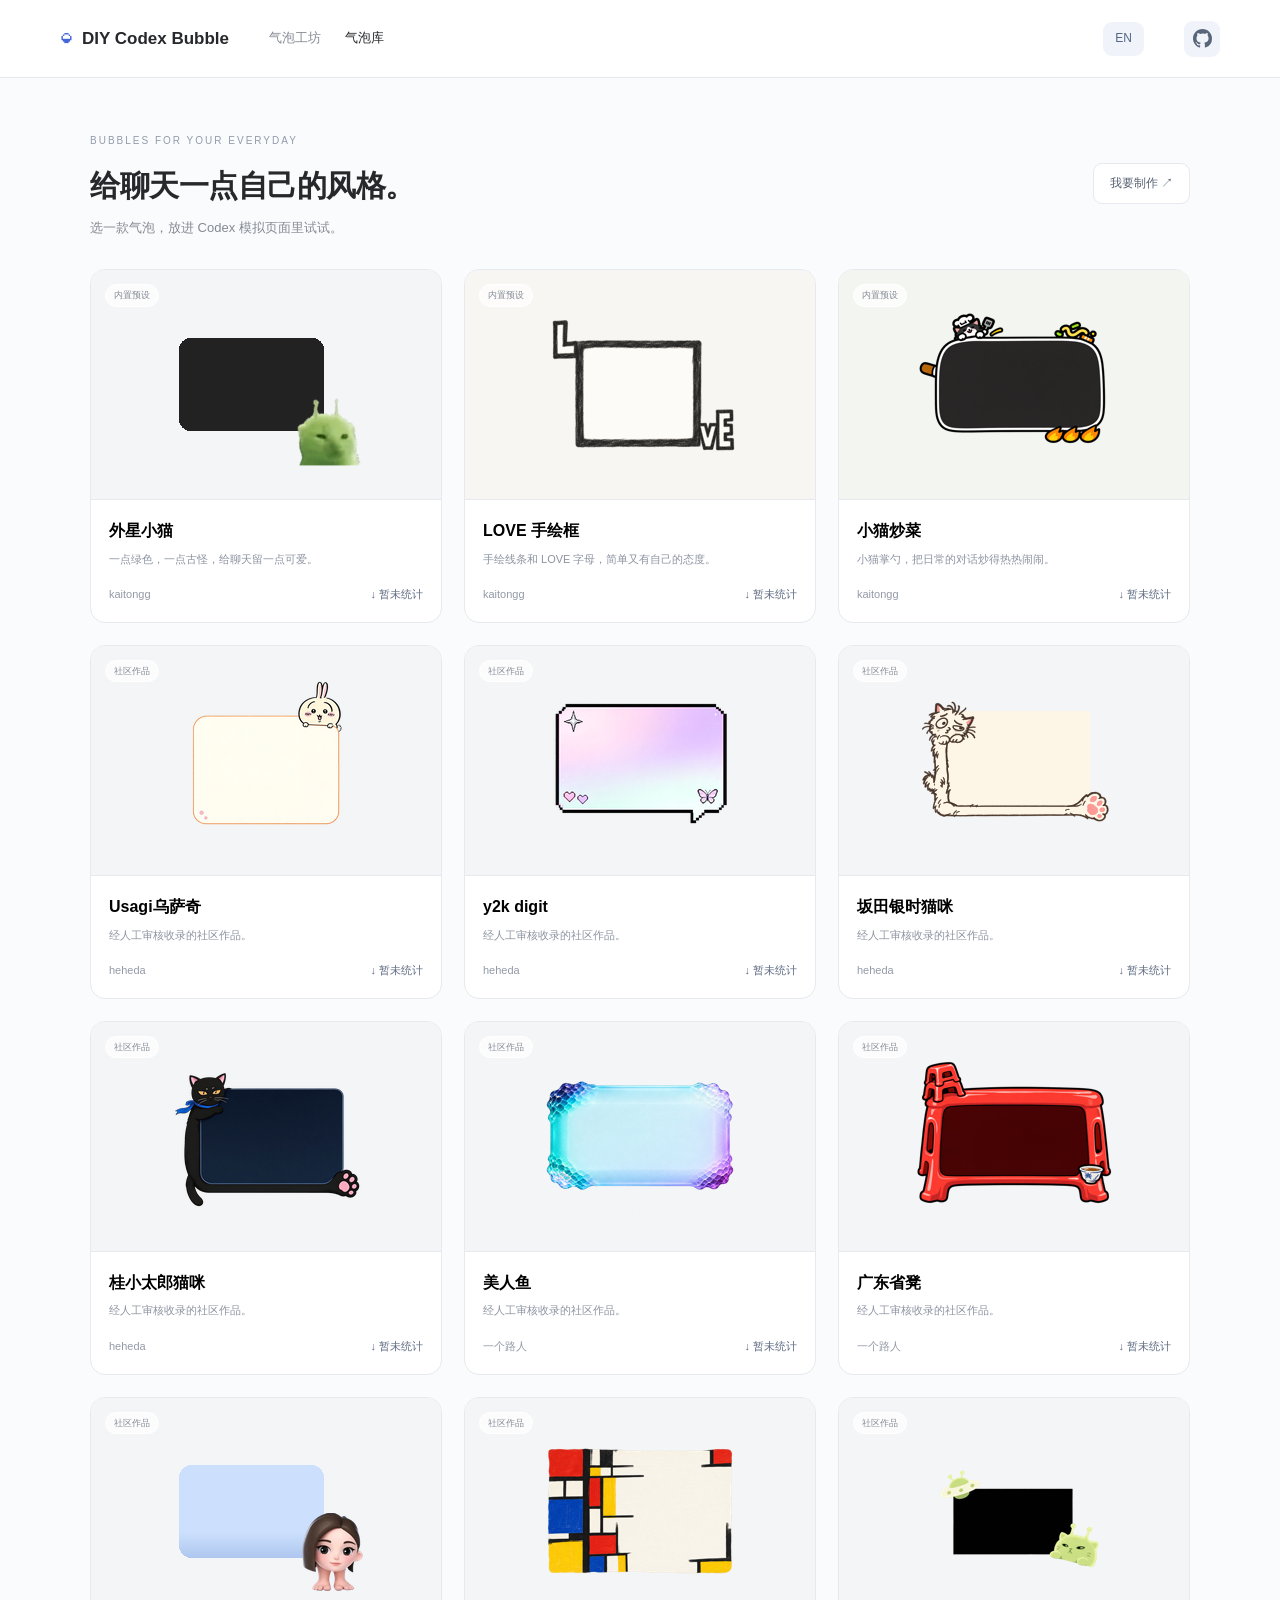
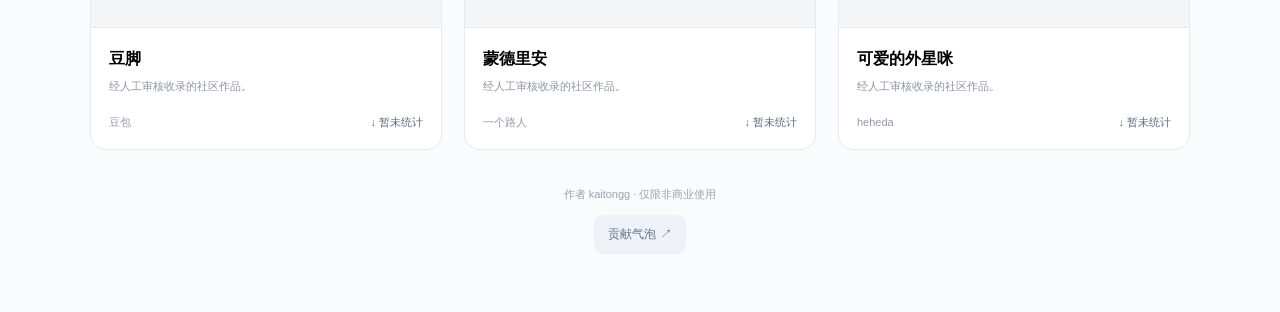
<file: index.html>
<!doctype html><html lang="zh-CN"><meta charset="utf-8"><meta name="viewport" content="width=device-width,initial-scale=1"><title>气泡库 · DIY Codex Bubble</title><link rel="stylesheet" href="./gallery.css?v=85e27046400c"><link rel="stylesheet" href="./codex-preview.css?v=f2cdcd2da22e"><body data-mode="static">
<header class="gallery-header"><a class="gallery-brand" href="workshop.html?v=97a690010c3b">◒ <strong>DIY Codex Bubble</strong></a><nav><a href="workshop.html?v=97a690010c3b">气泡工坊</a><span>气泡库</span></nav><button id="language" class="language-button">EN</button><a class="github-link" href="https://github.com/kaitongg-bit/DIYcodex-bubble" target="_blank" rel="noopener noreferrer" aria-label="GitHub repository / 项目仓库" title="GitHub repository / 项目仓库"><svg viewBox="0 0 16 16" aria-hidden="true"><path fill="currentColor" d="M8 0C3.58 0 0 3.58 0 8c0 3.54 2.29 6.53 5.47 7.59.4.07.55-.17.55-.38 0-.19-.01-.82-.01-1.49-2.01.37-2.53-.49-2.69-.94-.09-.23-.48-.94-.82-1.13-.28-.15-.68-.52-.01-.53.63-.01 1.08.58 1.23.82.72 1.21 1.87.87 2.33.66.07-.52.28-.87.51-1.07-1.78-.2-3.64-.89-3.64-3.95 0-.87.31-1.59.82-2.15-.08-.2-.36-1.02.08-2.12 0 0 .67-.21 2.2.82a7.65 7.65 0 0 1 2-.27c.68 0 1.36.09 2 .27 1.53-1.04 2.2-.82 2.2-.82.44 1.1.16 1.92.08 2.12.51.56.82 1.27.82 2.15 0 3.07-1.87 3.75-3.65 3.95.29.25.54.73.54 1.48 0 1.07-.01 1.93-.01 2.2 0 .21.15.46.55.38A8.013 8.013 0 0 0 16 8c0-4.42-3.58-8-8-8z"/></svg></a></header>
<main class="gallery-main"><section class="gallery-intro"><div><small>BUBBLES FOR YOUR EVERYDAY</small><h1>给聊天一点自己的风格。</h1><p>选一款气泡，放进 Codex 模拟页面里试试。</p></div><button id="upload" class="upload-button">我要制作 ↗</button></section><div id="cards" class="preset-grid"></div><p class="gallery-license">作者 kaitongg · 仅限非商业使用</p><p class="gallery-submission"><a href="https://github.com/kaitongg-bit/DIYcodex-bubble/blob/main/COMMUNITY.md#手动投稿" target="_blank" rel="noopener">投稿说明 · 作者手动审核收录 ↗</a></p></main>
<dialog id="detail" class="detail-dialog"><div class="detail-top"><div><span id="detailKind" class="detail-kind"></span><h2 id="detailName"></h2><p id="detailMeta"></p></div><button id="closeDetail" class="close-detail" aria-label="关闭预览">×</button></div><div id="desktopPreview"></div><div class="detail-bottom"><p id="detailDescription"></p><div><span id="detailDownloads" class="download-count"></span><button id="workshop" class="secondary-button" hidden>在工坊调整</button><button id="downloadConfig" class="secondary-button">下载设置</button><button id="download" class="download-button">下载 PNG + 设置 ↓</button></div></div><small id="downloadHint" class="detail-hint">下载会包含 PNG 和 .bubble.json 设置文件。</small></dialog>
<input id="pngInput" type="file" accept="image/png" hidden><div id="galleryToast" class="gallery-toast" role="status" hidden></div><script type="module" src="./gallery.js?v=34df09ed3004"></script></body></html>
</file>
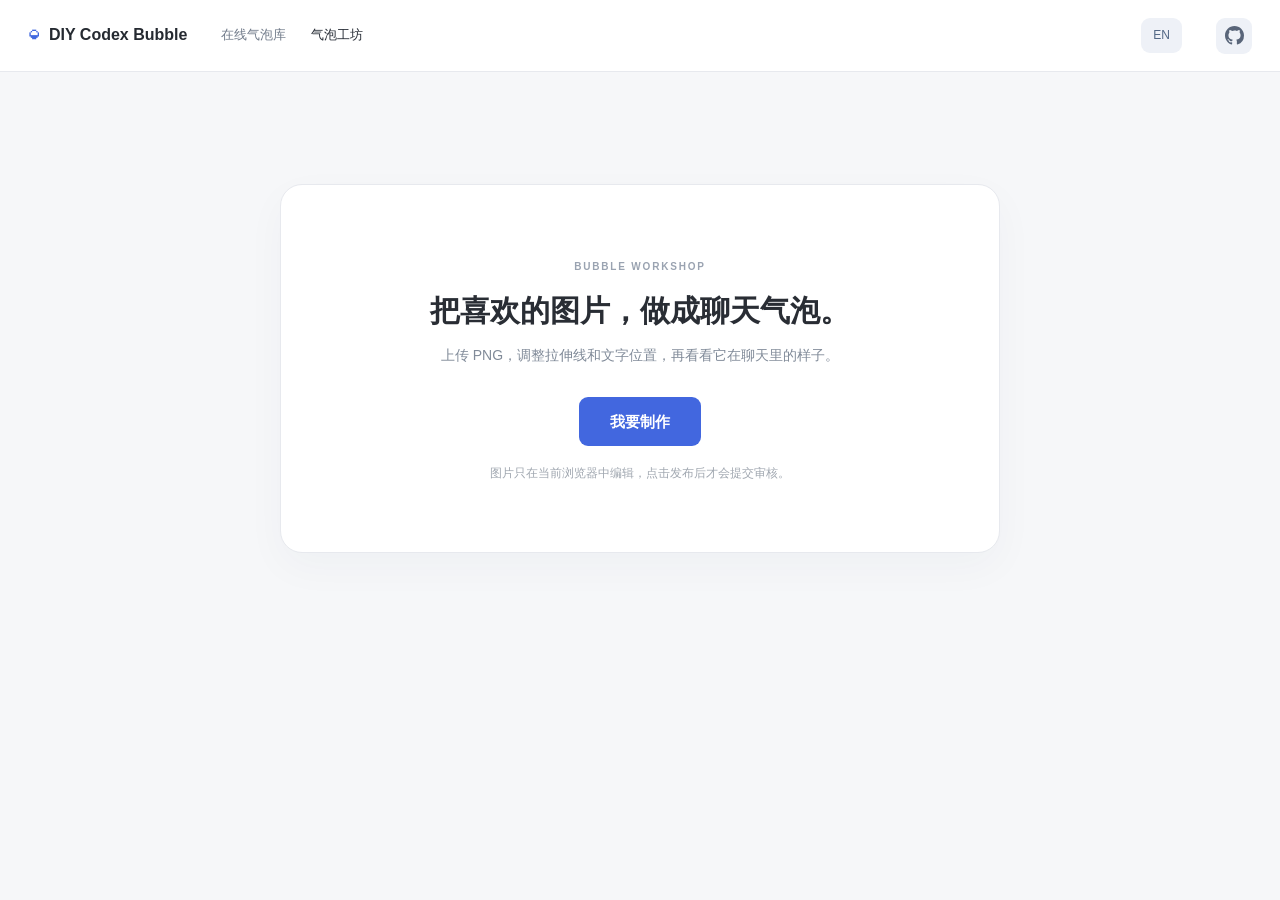
<file: workshop.html>
<!doctype html>
<html lang="zh-CN">
<head>
  <meta charset="utf-8">
  <meta name="viewport" content="width=device-width, initial-scale=1">
  <title>气泡工坊 · DIY Codex Bubble</title>
  <link rel="stylesheet" href="./workshop.css?v=c0ff1afade6c">
  <link rel="stylesheet" href="./codex-preview.css?v=f2cdcd2da22e">
</head>
<body>
  <header class="site-header">
    <a class="brand" href="./index.html">◒ <strong>DIY Codex Bubble</strong></a>
    <nav><a href="./index.html" data-i18n="library">在线气泡库</a><span data-i18n="workshop">气泡工坊</span></nav>
    <button id="language" class="language-button">EN</button>
    <a class="github-link" href="https://github.com/kaitongg-bit/DIYcodex-bubble" target="_blank" rel="noopener noreferrer" aria-label="GitHub repository / 项目仓库" title="GitHub repository / 项目仓库"><svg viewBox="0 0 16 16" aria-hidden="true"><path fill="currentColor" d="M8 0C3.58 0 0 3.58 0 8c0 3.54 2.29 6.53 5.47 7.59.4.07.55-.17.55-.38 0-.19-.01-.82-.01-1.49-2.01.37-2.53-.49-2.69-.94-.09-.23-.48-.94-.82-1.13-.28-.15-.68-.52-.01-.53.63-.01 1.08.58 1.23.82.72 1.21 1.87.87 2.33.66.07-.52.28-.87.51-1.07-1.78-.2-3.64-.89-3.64-3.95 0-.87.31-1.59.82-2.15-.08-.2-.36-1.02.08-2.12 0 0 .67-.21 2.2.82a7.65 7.65 0 0 1 2-.27c.68 0 1.36.09 2 .27 1.53-1.04 2.2-.82 2.2-.82.44 1.1.16 1.92.08 2.12.51.56.82 1.27.82 2.15 0 3.07-1.87 3.75-3.65 3.95.29.25.54.73.54 1.48 0 1.07-.01 1.93-.01 2.2 0 .21.15.46.55.38A8.013 8.013 0 0 0 16 8c0-4.42-3.58-8-8-8z"/></svg></a>
  </header>
  <main>
    <section id="start" class="start">
      <span class="eyebrow">BUBBLE WORKSHOP</span>
      <h1 data-i18n="startTitle">把喜欢的图片，做成聊天气泡。</h1>
      <p data-i18n="startDescription">上传 PNG，调整拉伸线和文字位置，再看看它在聊天里的样子。</p>
      <button id="create" class="primary" data-i18n="create">我要制作</button>
      <small data-i18n="private">图片只在当前浏览器中编辑，点击发布后才会提交审核。</small>
    </section>
    <section id="fullPreview" class="full-preview" hidden><div class="full-preview-head"><div><span class="eyebrow">CODEX PREVIEW</span><h2 data-i18n="desktopTitle">Codex 模拟预览</h2></div><button id="fullTheme" class="soft" data-i18n="dark">深色预览 ☾</button></div><div id="desktopPreview"></div></section>
    <div id="workspace" class="workspace" hidden>
      <section class="editor-panel">
        <div class="panel-head">
          <div><span class="eyebrow" data-i18n="editEyebrow">编辑气泡</span><h1 id="filename"></h1><p id="filemeta"></p></div>
          <button id="replace" class="text-button" data-i18n="replace">更换 PNG</button>
        </div>
        <div class="canvas-head"><strong data-i18n="edit">编辑气泡</strong><button id="reset" class="text-button" data-i18n="reset">重置</button></div>
        <div class="art-wrap"><div id="art">
          <img id="image" draggable="false" alt="">
          <div id="stretchBand"></div>
          <div id="textBox" title="拖动文字框，拖动四角调整大小"><span>文!</span><i data-corner="nw"></i><i data-corner="ne"></i><i data-corner="sw"></i><i data-corner="se"></i></div>
          <div class="guide vertical" data-key="left"><b></b></div><div class="guide vertical" data-key="right"><b></b></div>
          <div class="guide horizontal" data-key="top"><b></b></div><div class="guide horizontal" data-key="bottom"><b></b></div>
        </div></div>
        <div class="controls">
          <label><span data-i18n="color">文字颜色</span><input id="color" type="color" value="#44362f"></label>
          <label><span data-i18n="scale">缩放 %</span><input id="scale" type="number" min="1" max="200" step="0.1"></label>
          <div class="fit-control"><span>&nbsp;</span><button id="fit" data-i18n="fit">适合聊天</button></div>
          <label><span data-i18n="radius">圆角 px</span><input id="radius" type="number" min="0" max="200" step="1"></label>
          <label><span data-i18n="border">边框 px</span><input id="borderWidth" type="number" min="0" max="20" step="0.5"></label>
          <label><span data-i18n="borderColor">边框颜色</span><input id="borderColor" type="color" value="#d0d0d0"></label>
        </div>
        <div class="editor-actions"><button id="save" class="soft" data-i18n="save">保存设置</button><button id="importSettings" class="text-button" data-i18n="importSettings">导入设置</button><button id="export" class="text-button" data-i18n="export">导出设置 ↓</button><span id="saveStatus"></span></div>
      </section>
      <section class="preview-panel">
        <div class="panel-head"><h2 data-i18n="preview">聊天预览</h2><button id="theme" class="soft" data-i18n="dark">深色预览 ☾</button></div>
        <button id="openDesktop" class="desktop-button" data-i18n="desktop">在 Codex 模拟页面里预览 ↗</button>
        <div class="preview-options"><button data-mode="short" class="on" data-i18n="short">短句</button><button data-mode="long" data-i18n="long">长消息</button><button data-mode="custom" data-i18n="custom">自定义</button></div>
        <textarea id="customMessage" data-placeholder="customPlaceholder" placeholder="输入你想预览的文字" hidden></textarea>
        <div id="chat" class="chat">
          <div class="chat-title"><span class="mini-logo">◒</span> Codex <small data-i18n="preview">聊天预览</small></div>
          <div class="chat-body"><div class="user-row"><div id="previewBubble" class="preview-bubble"></div></div><div class="sender-time" data-i18n="yourMessage">你的消息 · 刚刚</div><div class="assistant"><span>✦</span><p data-i18n="assistant">气泡只用在你发送的消息上。<br>我的回复保持原来的样子。</p></div><p class="long-note" data-i18n="hint">试试长消息，检查尾巴、爪子和边角。</p></div>
          <div class="fake-composer"><span data-i18n="composer">发送消息给 Codex</span><span>↑</span></div>
        </div>
        <div class="preview-width"><label for="previewWidth" data-i18n="width">预览宽度</label><input id="previewWidth" type="range" min="220" max="520" value="340"><span id="widthValue">340 px</span></div>
        <div class="publish-area"><button id="publish" class="primary" data-i18n="publish">我要发布 ↗</button><p data-i18n="reviewNote">投稿进入私有待审库，审核通过后才会出现在在线气泡库。</p></div>
      </section>
    </div>
  </main>
  <dialog id="saveDialog"><div class="dialog-head"><h2 data-i18n="savedTitle">设置已保存</h2><button id="closeSave" type="button" aria-label="关闭">×</button></div><p data-i18n="savedIntro">想在自己的 Codex 聊天里使用？下载 PNG 和设置文件，在 Codex 新聊天中一起上传，再粘贴下面的说明。</p><textarea id="codexInstructions" readonly></textarea><div class="save-actions"><button id="downloadBundle" class="soft" data-i18n="downloadBundle">下载 PNG + 设置</button><button id="copyInstructions" class="primary" data-i18n="copyInstructions">复制给 Codex 的说明</button></div></dialog>
  <dialog id="publishDialog"><form id="publishForm">
    <div class="dialog-head"><h2 data-i18n="publishTitle">发布气泡</h2><button id="closePublish" type="button" aria-label="关闭">×</button></div>
    <p data-i18n="publishIntro">确认作品信息后提交审核。图片和当前设置会一起送到私有待审库。</p>
    <label><span data-i18n="nickname">你的昵称</span><input name="nickname" maxlength="40" required autocomplete="nickname"></label>
    <label><span data-i18n="bubbleName">气泡名称</span><input name="name" maxlength="60" required></label>
    <div class="publish-art"><img id="publishArt" alt=""><span id="publishFilename"></span></div>
    <label class="consent"><input name="consent" type="checkbox" value="yes" required><span data-i18n="consent">我有权分享此图片，同意审核后展示并提供非商业下载。</span></label>
    <input name="website" class="honeypot" tabindex="-1" autocomplete="off" aria-hidden="true">
    <div id="submissionVerification"></div><p id="submissionStatus" role="status"></p>
    <button id="sendSubmission" class="primary" type="submit" disabled data-i18n="submit">提交审核</button>
  </form></dialog>
  <input id="file" type="file" accept="image/png" hidden><input id="settingsFile" type="file" accept=".json,application/json" hidden>
  <div id="toast" role="status"></div>
  <script type="module" src="./workshop.js?v=c4f933fa5594"></script>
</body></html>
</file>
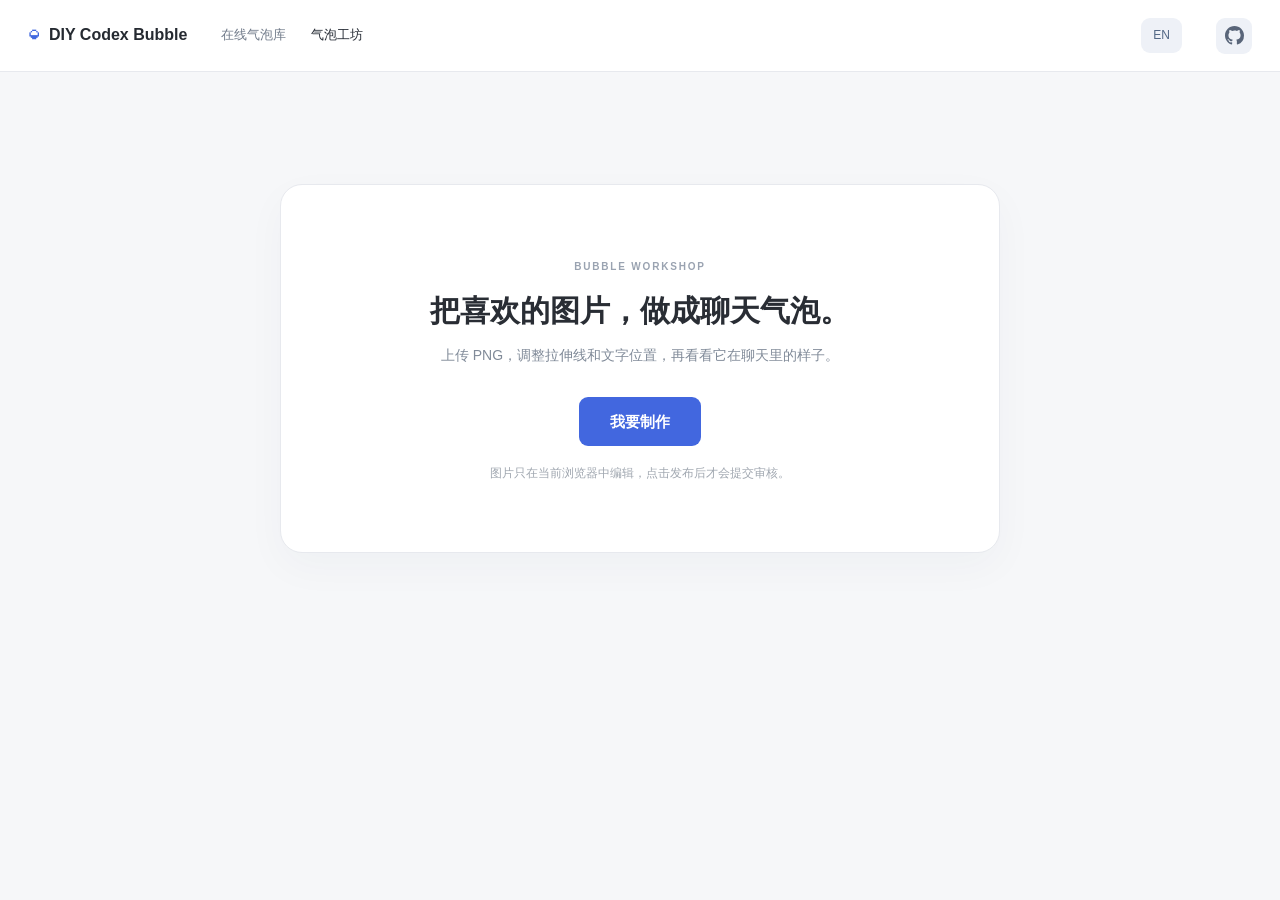
<file: app/static/workshop.html>
<!doctype html>
<html lang="zh-CN">
<head>
  <meta charset="utf-8">
  <meta name="viewport" content="width=device-width, initial-scale=1">
  <title>气泡工坊 · DIY Codex Bubble</title>
  <link rel="stylesheet" href="./workshop.css">
  <link rel="stylesheet" href="./codex-preview.css">
</head>
<body>
  <header class="site-header">
    <a class="brand" href="gallery.html">◒ <strong>DIY Codex Bubble</strong></a>
    <nav><a href="gallery.html" data-i18n="library">在线气泡库</a><span data-i18n="workshop">气泡工坊</span></nav>
    <button id="language" class="language-button">EN</button>
    <a class="github-link" href="https://github.com/kaitongg-bit/DIYcodex-bubble" target="_blank" rel="noopener noreferrer" aria-label="GitHub repository / 项目仓库" title="GitHub repository / 项目仓库"><svg viewBox="0 0 16 16" aria-hidden="true"><path fill="currentColor" d="M8 0C3.58 0 0 3.58 0 8c0 3.54 2.29 6.53 5.47 7.59.4.07.55-.17.55-.38 0-.19-.01-.82-.01-1.49-2.01.37-2.53-.49-2.69-.94-.09-.23-.48-.94-.82-1.13-.28-.15-.68-.52-.01-.53.63-.01 1.08.58 1.23.82.72 1.21 1.87.87 2.33.66.07-.52.28-.87.51-1.07-1.78-.2-3.64-.89-3.64-3.95 0-.87.31-1.59.82-2.15-.08-.2-.36-1.02.08-2.12 0 0 .67-.21 2.2.82a7.65 7.65 0 0 1 2-.27c.68 0 1.36.09 2 .27 1.53-1.04 2.2-.82 2.2-.82.44 1.1.16 1.92.08 2.12.51.56.82 1.27.82 2.15 0 3.07-1.87 3.75-3.65 3.95.29.25.54.73.54 1.48 0 1.07-.01 1.93-.01 2.2 0 .21.15.46.55.38A8.013 8.013 0 0 0 16 8c0-4.42-3.58-8-8-8z"/></svg></a>
  </header>
  <main>
    <section id="start" class="start">
      <span class="eyebrow">BUBBLE WORKSHOP</span>
      <h1 data-i18n="startTitle">把喜欢的图片，做成聊天气泡。</h1>
      <p data-i18n="startDescription">上传 PNG，调整拉伸线和文字位置，再看看它在聊天里的样子。</p>
      <button id="create" class="primary" data-i18n="create">我要制作</button>
      <small data-i18n="private">图片只在当前浏览器中编辑，点击发布后才会提交审核。</small>
    </section>
    <section id="fullPreview" class="full-preview" hidden><div class="full-preview-head"><div><span class="eyebrow">CODEX PREVIEW</span><h2 data-i18n="desktopTitle">Codex 模拟预览</h2></div><button id="fullTheme" class="soft" data-i18n="dark">深色预览 ☾</button></div><div id="desktopPreview"></div></section>
    <div id="workspace" class="workspace" hidden>
      <section class="editor-panel">
        <div class="panel-head">
          <div><span class="eyebrow" data-i18n="editEyebrow">编辑气泡</span><h1 id="filename"></h1><p id="filemeta"></p></div>
          <button id="replace" class="text-button" data-i18n="replace">更换 PNG</button>
        </div>
        <div class="canvas-head"><strong data-i18n="edit">编辑气泡</strong><button id="reset" class="text-button" data-i18n="reset">重置</button></div>
        <div class="art-wrap"><div id="art">
          <img id="image" draggable="false" alt="">
          <div id="stretchBand"></div>
          <div id="textBox" title="拖动文字框，拖动四角调整大小"><span>文!</span><i data-corner="nw"></i><i data-corner="ne"></i><i data-corner="sw"></i><i data-corner="se"></i></div>
          <div class="guide vertical" data-key="left"><b></b></div><div class="guide vertical" data-key="right"><b></b></div>
          <div class="guide horizontal" data-key="top"><b></b></div><div class="guide horizontal" data-key="bottom"><b></b></div>
        </div></div>
        <div class="controls">
          <label><span data-i18n="color">文字颜色</span><input id="color" type="color" value="#44362f"></label>
          <label><span data-i18n="scale">缩放 %</span><input id="scale" type="number" min="1" max="200" step="0.1"></label>
          <div class="fit-control"><span>&nbsp;</span><button id="fit" data-i18n="fit">适合聊天</button></div>
          <label><span data-i18n="radius">圆角 px</span><input id="radius" type="number" min="0" max="200" step="1"></label>
          <label><span data-i18n="border">边框 px</span><input id="borderWidth" type="number" min="0" max="20" step="0.5"></label>
          <label><span data-i18n="borderColor">边框颜色</span><input id="borderColor" type="color" value="#d0d0d0"></label>
        </div>
        <div class="editor-actions"><button id="save" class="soft" data-i18n="save">保存设置</button><button id="importSettings" class="text-button" data-i18n="importSettings">导入设置</button><button id="export" class="text-button" data-i18n="export">导出设置 ↓</button><span id="saveStatus"></span></div>
      </section>
      <section class="preview-panel">
        <div class="panel-head"><h2 data-i18n="preview">聊天预览</h2><button id="theme" class="soft" data-i18n="dark">深色预览 ☾</button></div>
        <button id="openDesktop" class="desktop-button" data-i18n="desktop">在 Codex 模拟页面里预览 ↗</button>
        <div class="preview-options"><button data-mode="short" class="on" data-i18n="short">短句</button><button data-mode="long" data-i18n="long">长消息</button><button data-mode="custom" data-i18n="custom">自定义</button></div>
        <textarea id="customMessage" data-placeholder="customPlaceholder" placeholder="输入你想预览的文字" hidden></textarea>
        <div id="chat" class="chat">
          <div class="chat-title"><span class="mini-logo">◒</span> Codex <small data-i18n="preview">聊天预览</small></div>
          <div class="chat-body"><div class="user-row"><div id="previewBubble" class="preview-bubble"></div></div><div class="sender-time" data-i18n="yourMessage">你的消息 · 刚刚</div><div class="assistant"><span>✦</span><p data-i18n="assistant">气泡只用在你发送的消息上。<br>我的回复保持原来的样子。</p></div><p class="long-note" data-i18n="hint">试试长消息，检查尾巴、爪子和边角。</p></div>
          <div class="fake-composer"><span data-i18n="composer">发送消息给 Codex</span><span>↑</span></div>
        </div>
        <div class="preview-width"><label for="previewWidth" data-i18n="width">预览宽度</label><input id="previewWidth" type="range" min="220" max="520" value="340"><span id="widthValue">340 px</span></div>
        <div class="publish-area"><button id="publish" class="primary" data-i18n="publish">我要发布 ↗</button><p data-i18n="reviewNote">投稿进入私有待审库，审核通过后才会出现在在线气泡库。</p></div>
      </section>
    </div>
  </main>
  <dialog id="saveDialog"><div class="dialog-head"><h2 data-i18n="savedTitle">设置已保存</h2><button id="closeSave" type="button" aria-label="关闭">×</button></div><p data-i18n="savedIntro">想在自己的 Codex 聊天里使用？下载 PNG 和设置文件，在 Codex 新聊天中一起上传，再粘贴下面的说明。</p><textarea id="codexInstructions" readonly></textarea><div class="save-actions"><button id="downloadBundle" class="soft" data-i18n="downloadBundle">下载 PNG + 设置</button><button id="copyInstructions" class="primary" data-i18n="copyInstructions">复制给 Codex 的说明</button></div></dialog>
  <dialog id="publishDialog"><form id="publishForm">
    <div class="dialog-head"><h2 data-i18n="publishTitle">发布气泡</h2><button id="closePublish" type="button" aria-label="关闭">×</button></div>
    <p data-i18n="publishIntro">确认作品信息后提交审核。图片和当前设置会一起送到私有待审库。</p>
    <label><span data-i18n="nickname">你的昵称</span><input name="nickname" maxlength="40" required autocomplete="nickname"></label>
    <label><span data-i18n="bubbleName">气泡名称</span><input name="name" maxlength="60" required></label>
    <div class="publish-art"><img id="publishArt" alt=""><span id="publishFilename"></span></div>
    <label class="consent"><input name="consent" type="checkbox" value="yes" required><span data-i18n="consent">我有权分享此图片，同意审核后展示并提供非商业下载。</span></label>
    <input name="website" class="honeypot" tabindex="-1" autocomplete="off" aria-hidden="true">
    <div id="submissionVerification"></div><p id="submissionStatus" role="status"></p>
    <button id="sendSubmission" class="primary" type="submit" disabled data-i18n="submit">提交审核</button>
  </form></dialog>
  <input id="file" type="file" accept="image/png" hidden><input id="settingsFile" type="file" accept=".json,application/json" hidden>
  <div id="toast" role="status"></div>
  <script type="module" src="./workshop.js"></script>
</body></html>
</file>
<file: gallery.css>
:root{--gallery-ink:#26282b;--gallery-muted:#858a93;--gallery-line:#e7e9ef;--gallery-blue:#4266db}*{box-sizing:border-box}body{margin:0;background:#fafbfc;color:var(--gallery-ink);font:14px/1.6 -apple-system,BlinkMacSystemFont,"Segoe UI",sans-serif}a{color:inherit;text-decoration:none}button,input{font:inherit}button{cursor:pointer;border:0;border-radius:9px}button:disabled{opacity:.5;cursor:wait}.gallery-header{height:78px;border-bottom:1px solid var(--gallery-line);background:#fff;display:flex;align-items:center;gap:40px;padding:0 max(30px,calc((100vw - 1160px)/2))}.gallery-brand{display:flex;gap:10px;align-items:center;font-size:23px;color:#4366d9}.gallery-brand strong{color:var(--gallery-ink);font-size:17px;font-weight:600}.gallery-header nav{display:flex;gap:24px;color:var(--gallery-muted);font-size:13px}.gallery-header nav span{color:var(--gallery-ink)}.language-button{margin-left:auto;background:#f0f3fa;color:#526785;height:34px;padding:0 12px;font-size:12px}.gallery-main{max-width:1160px;margin:0 auto;padding:50px 30px}.gallery-intro{display:flex;align-items:center;justify-content:space-between;gap:20px;margin-bottom:30px}.gallery-intro small{font-size:10px;letter-spacing:2px;color:#929bac}.gallery-intro h1{font-size:30px;letter-spacing:-.5px;font-weight:600;margin:12px 0 8px}.gallery-intro p{color:var(--gallery-muted);margin:0;font-size:13px}.upload-button{background:#fff;border:1px solid var(--gallery-line);padding:10px 16px;font-size:12px;color:#596272}.gallery-notice{display:flex;align-items:center;gap:12px;background:#f0f3f9;border:1px solid #e5eaf4;border-radius:10px;padding:10px 14px;color:#717d92;font-size:11px;margin-bottom:26px}.gallery-notice span{white-space:nowrap;color:#5a6b88;font-weight:600}.gallery-notice p{margin:0}.preset-grid{display:grid;grid-template-columns:repeat(3,minmax(0,1fr));gap:22px}.preset-card{padding:0;display:block;text-align:left;overflow:hidden;border:1px solid var(--gallery-line);border-radius:15px;background:#fff;transition:transform .15s,box-shadow .15s}.preset-card:hover{transform:translateY(-3px);box-shadow:0 12px 30px #2d38410b}.preset-card-art{height:230px;background:#f4f5f6;display:flex;align-items:center;justify-content:center;padding:25px;border-bottom:1px solid var(--gallery-line);position:relative}.preset-card:nth-child(2) .preset-card-art{background:#f7f6f2}.preset-card:nth-child(3) .preset-card-art{background:#f3f5f0}.preset-card img{max-width:100%;max-height:170px;object-fit:contain}.preset-label{position:absolute;left:14px;top:14px;font-size:9px;background:#ffffffbb;color:#848b96;padding:3px 8px;border:1px solid #fff;border-radius:20px}.preset-card-info{padding:18px}.preset-card-info h2{font-size:16px;font-weight:600;margin:0 0 7px}.preset-card-info p{font-size:11px;color:#8c93a0;margin:0}.preset-card-meta{margin-top:18px;display:flex;justify-content:space-between;align-items:center;font-size:11px;color:#939aa7}.preset-card-meta .count{color:#5f6c84}.gallery-license{color:#9ca3ae;font-size:11px;text-align:center;margin-top:36px}.detail-dialog{padding:24px;border:1px solid var(--gallery-line);border-radius:19px;width:min(1200px,96vw);max-width:96vw;max-height:95vh;overflow:auto;box-shadow:0 25px 80px #0003;color:var(--gallery-ink);background:#fcfcfd}.detail-dialog::backdrop{background:#27304366;backdrop-filter:blur(4px)}.detail-top{display:flex;justify-content:space-between;align-items:center;margin-bottom:17px;gap:15px}.detail-kind{font-size:9px;color:#8692a8;letter-spacing:1px}.detail-top h2{font-size:22px;font-weight:600;margin:3px 0}.detail-top p{font-size:11px;color:#8b93a1;margin:0}.close-detail{background:#edf0f5;color:#808796;font-size:24px;line-height:1;width:30px;height:30px}.detail-bottom{display:flex;justify-content:space-between;align-items:center;gap:20px;padding-top:20px}.detail-bottom>p{font-size:12px;color:#7b8493;margin:0;max-width:400px}.detail-bottom>div{display:flex;align-items:center;gap:10px;flex-wrap:wrap;justify-content:flex-end}.download-count{font-size:12px;color:#7c8798;margin-right:8px}.download-button{background:var(--gallery-blue);color:#fff;padding:10px 19px;font-size:12px}.secondary-button{background:#eef1f7;color:#647084;padding:10px 14px;font-size:12px}.detail-hint{display:block;text-align:right;color:#a2a8b4;font-size:10px;margin-top:12px}.gallery-toast{position:fixed;bottom:24px;left:50%;transform:translateX(-50%);padding:11px 18px;border-radius:10px;background:#303a50;color:#fff;font-size:12px;z-index:100}.gallery-toast[hidden]{display:none}.detail-dialog .codex-sim{height:640px;max-height:65vh;min-height:440px}@media(max-width:850px){.preset-grid{grid-template-columns:repeat(2,minmax(0,1fr))}.gallery-header{padding:0 22px;gap:22px}.gallery-main{padding:35px 22px}.detail-bottom{align-items:flex-start;flex-direction:column}.detail-bottom>div{justify-content:flex-start}.detail-hint{text-align:left}}@media(max-width:550px){.preset-grid{grid-template-columns:1fr}.gallery-header nav{display:none}.gallery-intro{align-items:flex-start;flex-direction:column}.gallery-intro h1{font-size:25px}.gallery-notice{align-items:flex-start;flex-direction:column;gap:3px}.detail-dialog{padding:14px}.detail-dialog .codex-sim{min-height:490px}.detail-top h2{font-size:19px}.detail-bottom>div{gap:7px}}
.gallery-submission{text-align:center;color:#838fa5;font-size:11px;margin:8px 0}

[hidden]{display:none!important}
.submission-dialog{width:min(540px,92vw);padding:28px;border:1px solid #eee;border-radius:24px;color:#292929}.submission-dialog::backdrop{background:#0005}.submission-dialog form{display:grid;gap:18px}.submission-dialog p{line-height:1.6;color:#777;margin:0}.submission-dialog label{display:grid;gap:8px;font-size:14px}.submission-dialog input:not([type=checkbox]){padding:12px;border:1px solid #ddd;border-radius:10px;width:100%;box-sizing:border-box}.submission-dialog .submission-consent{display:flex;align-items:flex-start;line-height:1.6}.submission-dialog img{max-width:100%;max-height:180px;object-fit:contain}.submission-dialog .honeypot{display:none}.submission-dialog button:disabled{opacity:.5}.submission-dialog #closeSubmission{background:none;border:0;font-size:26px;cursor:pointer}
.gallery-header .github-link{display:inline-flex;align-items:center;justify-content:center;flex:none;width:36px;height:36px;border-radius:9px;color:#596579;background:#f0f3fa}.gallery-header .github-link svg{width:19px;height:19px}.gallery-header .github-link:hover{color:#263348;background:#e7ecf6}.gallery-header .github-link:focus-visible{outline:2px solid #4266db;outline-offset:2px}@media(max-width:550px){.gallery-header{padding:0 14px;gap:10px}.gallery-brand strong{font-size:13px}}
</file>
<file: codex-preview.css>
.codex-sim{--sim-bg:#fff;--sim-side:#f7f7f6;--sim-ink:#292929;--sim-muted:#929291;--sim-line:#e9e9e7;--sim-surface:#fafaf9;display:grid;grid-template-columns:205px minmax(0,1fr);height:690px;max-height:78vh;width:100%;min-height:490px;border:1px solid var(--sim-line);border-radius:14px;overflow:hidden;background:var(--sim-bg);color:var(--sim-ink);font:13px/1.65 -apple-system,BlinkMacSystemFont,"Segoe UI",sans-serif;box-shadow:0 16px 60px #0000000b}.codex-sim.sim-dark{--sim-bg:#202020;--sim-side:#272727;--sim-ink:#e8e8e6;--sim-muted:#999;--sim-line:#373737;--sim-surface:#292929}.codex-sim *{box-sizing:border-box}.codex-sim .sim-sidebar{padding:15px 13px 14px;background:var(--sim-side);display:flex;flex-direction:column;border:0;border-right:1px solid var(--sim-line);min-width:0}.sim-window-controls{height:37px;display:flex;align-items:flex-start;gap:7px;padding:1px 3px}.sim-window-controls i{width:10px;height:10px;border-radius:50%;background:#fb625a}.sim-window-controls i.yellow{background:#f5bf4f}.sim-window-controls i.green{background:#37c96b}.sim-window-icon{margin-left:auto;color:var(--sim-muted);line-height:12px}.sim-brand{font-size:19px;font-weight:600;padding:0 8px;margin-bottom:16px}.sim-nav{display:flex;gap:10px;padding:5px 8px;color:var(--sim-ink)}.sim-icon{width:15px;color:#747474}.sim-section{color:var(--sim-muted);font-size:10px;letter-spacing:.3px;margin:22px 8px 7px}.sim-project{padding:6px 8px;border-radius:6px;background:#88888812;font-size:11px;font-weight:550}.sim-thread{padding:5px 8px 5px 26px;font-size:11px;white-space:nowrap;overflow:hidden;text-overflow:ellipsis;color:#777}.sim-dark .sim-thread{color:#bababa}.sim-account{display:flex;gap:8px;align-items:center;margin-top:auto;font-size:11px;padding:10px 6px 0}.sim-avatar{border-radius:50%;background:#dadbd7;color:#666;display:inline-flex;justify-content:center;align-items:center;width:23px;height:23px}.sim-settings{margin-left:auto;color:var(--sim-muted)}.sim-main{min-width:0;display:flex;flex-direction:column;background:var(--sim-bg)}.sim-toolbar{height:47px;display:flex;align-items:center;border-bottom:1px solid var(--sim-line);padding:0 18px;gap:12px}.sim-crumb{font-size:11px;font-weight:500;white-space:nowrap;overflow:hidden;text-overflow:ellipsis}.sim-badge{margin-left:auto;color:var(--sim-muted);border:1px solid var(--sim-line);padding:1px 7px;font-size:9px;border-radius:20px;white-space:nowrap}.codex-sim .sim-theme{background:transparent;color:var(--sim-muted);padding:3px 7px;border:0;cursor:pointer;font-size:16px}.sim-conversation{flex:1;min-height:0;overflow:auto;padding:26px max(26px,calc((100% - 660px)/2)) 18px;scrollbar-width:thin}.sim-user-turn{margin:0 0 23px}.sim-user-row{display:flex;justify-content:flex-end}.sim-user-bubble{position:relative;isolation:isolate;background:transparent;display:grid;align-content:center;max-width:min(100%,580px);width:fit-content;box-sizing:border-box;white-space:pre-wrap;overflow-wrap:anywhere;line-height:1.7;font-size:13px}.sim-user-bubble:before{content:"";position:absolute;inset:0;z-index:-1;background:var(--sim-art) 0 0/100% 100% no-repeat;border-radius:var(--sim-radius,0px);box-shadow:inset 0 0 0 var(--sim-border-width,0px) var(--sim-border-color,transparent)}.sim-message-tools{text-align:right;color:var(--sim-muted);font-size:9px;margin-top:8px}.sim-reply{margin:0 0 26px;font-size:12px;line-height:1.9}.sim-reply p{margin:0 0 8px}.sim-points{padding-left:20px;margin:8px 0}.sim-code{padding:10px 14px;border:1px solid var(--sim-line);background:var(--sim-surface);border-radius:8px;font:10px/1.7 ui-monospace,SFMono-Regular,monospace}.sim-reply-actions{color:var(--sim-muted);font-size:11px;margin-top:8px}.sim-composer-wrap{padding:0 max(20px,calc((100% - 700px)/2)) 10px;background:var(--sim-bg)}.sim-composer{border:1px solid var(--sim-line);border-radius:14px;background:var(--sim-bg);box-shadow:0 2px 12px #00000006;padding:10px 13px}.codex-sim .sim-input{display:block;width:100%;padding:0;resize:none;border:0;outline:0;box-shadow:none;background:transparent;color:var(--sim-ink);font:inherit;font-size:12px;line-height:1.6;min-height:38px}.sim-input::placeholder{color:var(--sim-muted)}.sim-composer-tools{display:flex;align-items:center;gap:10px;color:var(--sim-muted);margin-top:3px;font-size:10px}.sim-composer-left{font-size:16px;margin-right:auto}.codex-sim .sim-send{background:var(--sim-ink);color:var(--sim-bg);border-radius:50%;border:0;width:24px;height:24px;padding:0;cursor:pointer;font-size:15px}.sim-environment{color:var(--sim-muted);font:9px/1.6 ui-monospace,monospace;padding:6px 4px 0}.codex-sim button:hover{filter:brightness(.93)}@media(max-width:750px){.codex-sim{grid-template-columns:150px minmax(0,1fr)}.sim-sidebar{padding:12px 8px!important}.sim-thread{padding-left:15px}.sim-conversation{padding:22px 18px}.sim-composer-wrap{padding:0 14px 10px}.sim-nav{font-size:11px}}@media(max-width:520px){.codex-sim{grid-template-columns:1fr;height:620px}.codex-sim .sim-sidebar{display:none}.sim-conversation{padding:20px 14px}.sim-user-bubble{font-size:12px}.sim-crumb{max-width:140px}}
.codex-sim .sim-main{min-height:0;overflow:hidden}.sim-toolbar,.sim-composer-wrap{flex-shrink:0}.codex-sim .sim-input{height:44px;min-height:44px;max-height:44px;margin:0}.sim-composer{margin:0}.sim-composer-wrap{padding-bottom:8px}

.codex-sim{grid-template-rows:minmax(0,1fr)}.codex-sim .sim-sidebar{min-height:0;overflow:auto}
</file>
<file: workshop.css>
:root{font:14px/1.55 -apple-system,BlinkMacSystemFont,"Segoe UI",sans-serif;color:#292d34;background:#f6f7f9}*{box-sizing:border-box}body{margin:0}button,input,textarea{font:inherit}button{cursor:pointer;border:0;border-radius:9px}button:disabled{opacity:.55;cursor:not-allowed}button[data-state=submitting]{cursor:progress}button[data-state=submitted]{opacity:1;cursor:default;background:#e8f6ec;color:#267044}[hidden]{display:none!important}
.site-header{height:72px;background:#fff;border-bottom:1px solid #e7e9ee;display:flex;align-items:center;gap:34px;padding:0 max(28px,calc((100vw - 1400px)/2))}.brand{display:flex;align-items:center;gap:10px;color:#4168df;text-decoration:none;font-size:22px}.brand strong{color:#252a31;font-size:16px;font-weight:600}.site-header nav{display:flex;align-items:center;gap:25px;color:#717b8a;font-size:13px}.site-header nav a{color:inherit;text-decoration:none}.site-header nav span{color:#262c35}.language-button{margin-left:auto;background:#eef1f7;color:#526785;padding:8px 12px;font-size:12px}
main{max-width:1440px;margin:0 auto;padding:22px 24px 44px}.eyebrow{color:#9aa3b1;font-size:10px;font-weight:600;letter-spacing:1.8px}.start{max-width:720px;margin:10vh auto;text-align:center;background:#fff;border:1px solid #e7e9ee;border-radius:22px;padding:70px 30px;box-shadow:0 14px 40px #24314b09}.start h1{font-size:30px;line-height:1.35;margin:14px 0}.start p{color:#818b99;margin:0 0 30px}.start small{display:block;color:#a0a7b0;margin-top:18px}.primary{background:#4267df;color:#fff;padding:11px 21px;font-weight:600}.start .primary{font-size:15px;padding:13px 31px}
.workspace{display:grid;grid-template-columns:minmax(520px,1.65fr) minmax(350px,1fr);gap:22px;align-items:start}.editor-panel,.preview-panel{background:#fff;border:1px solid #e7e9ee;border-radius:17px;padding:26px;min-width:0}.panel-head{display:flex;align-items:flex-start;justify-content:space-between;gap:15px;margin-bottom:20px}.panel-head h1,.panel-head h2{font-size:22px;line-height:1.25;margin:6px 0 5px;font-weight:650;overflow-wrap:anywhere}.panel-head h2{margin:0}.panel-head p{margin:0;color:#a0a7b0;font-size:11px}.text-button{padding:8px 0;background:transparent;color:#6b7890;white-space:nowrap}.canvas-head{display:flex;align-items:center;justify-content:space-between;color:#657286;font-size:12px;margin-bottom:12px}.art-wrap{min-height:410px;background:#fafafb;border:1px solid #eceef2;border-radius:11px;padding:32px;display:flex;align-items:center;justify-content:center;overflow:auto}#art{position:relative;flex:none;touch-action:none;background:repeating-conic-gradient(#f0f0f3 0 25%,#fff 0 50%) 0/16px 16px}#image{display:block;width:100%;height:100%;pointer-events:none}#stretchBand{position:absolute;background:#e8b47508;pointer-events:none}.guide{position:absolute;z-index:6;pointer-events:none;touch-action:none}.guide.vertical{top:0;height:100%;width:1px;border-left:1px dashed #d4a366}.guide.horizontal{left:0;width:100%;height:1px;border-top:1px dashed #d4a366}.guide b{position:absolute;display:block;background:#e3b476;border:2px solid white;border-radius:5px;box-shadow:0 0 0 1px #dfb47d;pointer-events:auto;touch-action:none;cursor:grab}.guide.vertical b{width:9px;height:20px;top:-10px;left:-5px}.guide.horizontal b{width:20px;height:9px;top:-5px;left:-10px}#textBox{position:absolute;display:flex;align-items:center;justify-content:center;z-index:5;border:1px dashed #6694ef;background:#6694ef12;cursor:move;touch-action:none;user-select:none}#textBox span{font-size:36px;color:#364a70;line-height:1;pointer-events:none}#textBox i{position:absolute;background:#fff;border:1px solid #6694ef;width:8px;height:8px;border-radius:2px}#textBox i[data-corner=nw]{left:-4px;top:-4px;cursor:nwse-resize}#textBox i[data-corner=ne]{right:-4px;top:-4px;cursor:nesw-resize}#textBox i[data-corner=sw]{left:-4px;bottom:-4px;cursor:nesw-resize}#textBox i[data-corner=se]{right:-4px;bottom:-4px;cursor:nwse-resize}
.controls{display:grid;grid-template-columns:repeat(3,minmax(0,1fr));gap:18px;margin-top:24px;border-top:1px solid #eceef2;padding-top:22px}.controls label,.fit-control{display:flex;flex-direction:column;gap:8px;color:#858e9b;font-size:11px;min-width:0}.controls input,.fit-control button{width:100%;height:38px;border:1px solid #e1e5ec;border-radius:8px;padding:7px 10px;background:#fff;color:#292d34}.controls input[type=color]{padding:5px;cursor:pointer}.fit-control button{background:#eef1f7;border:0;color:#66758c;font-size:12px}.editor-actions{display:flex;align-items:center;gap:18px;flex-wrap:wrap;border-top:1px solid #eceef2;margin-top:24px;padding-top:20px;font-size:12px}.soft{background:#eef1f7;color:#65748b;padding:10px 15px}.editor-actions #saveStatus{margin-left:auto;color:#8894a3;font-size:11px}
.preview-panel .panel-head{align-items:center}.preview-panel #theme{padding:8px 12px;font-size:12px}.desktop-button{display:block;width:100%;text-align:left;background:#eaf0ff;color:#5570a3;padding:11px 14px;margin-bottom:16px}.preview-options{display:flex;justify-content:center;gap:10px;margin-bottom:16px}.preview-options button{background:transparent;color:#929ba7;padding:9px 13px}.preview-options button.on{background:#eef2ff;color:#4169e1}#customMessage{width:100%;min-height:72px;border:1px solid #e3e7ed;border-radius:10px;padding:10px;margin-bottom:12px;resize:vertical}
.chat{border:1px solid #e6e8ed;border-radius:15px;background:#fafbfc;overflow:hidden}.chat-title{height:60px;background:#fff;border-bottom:1px solid #e8ebef;display:flex;align-items:center;gap:10px;padding:0 17px}.chat-title small{margin-left:auto;color:#a0a9b5}.mini-logo{color:#4169e1;font-size:22px}.chat-body{padding:22px 17px;min-height:280px;max-height:600px;overflow:auto}.user-row{display:flex;justify-content:flex-end}.preview-bubble{position:relative;isolation:isolate;box-sizing:border-box;max-width:100%;white-space:pre-wrap;overflow-wrap:anywhere;font-size:14px;line-height:1.65;color:var(--text-color)}.preview-bubble::before{content:"";position:absolute;inset:0;z-index:-1;background-image:var(--paint);background-size:100% 100%;background-repeat:no-repeat;border-radius:var(--radius);box-shadow:inset 0 0 0 var(--border-width) var(--border-color)}.sender-time{text-align:right;font-size:10px;color:#a4acb8;margin:8px 0 24px}.assistant{display:flex;gap:12px;color:#808c78;font-size:12px}.assistant p{margin:0}.long-note{text-align:center;margin:58px 0 0;color:#b2b9ac;font-size:11px}.fake-composer{margin:12px;border:1px solid #e6e8ed;border-radius:10px;padding:12px;color:#a2aab6;font-size:12px;display:flex;justify-content:space-between}.fake-composer span:last-child{background:#eef2ff;border-radius:7px;color:#4169e1;padding:0 6px}.chat.dark{background:#25292e;color:#eee}.chat.dark .chat-title{background:#30343a;border-color:#45494d}.chat.dark .assistant{color:#c7cec2}.chat.dark .fake-composer{border-color:#555a5f}.preview-width{display:flex;align-items:center;gap:10px;margin-top:16px;color:#8c96a3;font-size:11px}.preview-width input{width:120px;accent-color:#4169e1}.preview-width span{margin-left:auto}.publish-area{margin-top:22px;padding-top:20px;border-top:1px solid #e9ebf0}.publish-area button{width:100%}.publish-area p{font-size:11px;color:#8993a2;line-height:1.6;margin:10px 0 0}
dialog{border:1px solid #e3e7ed;border-radius:18px;padding:24px;box-shadow:0 24px 80px #0003;color:#292d34}dialog::backdrop{background:#28344c66;backdrop-filter:blur(4px)}#desktopDialog{width:min(1240px,96vw);max-width:96vw;max-height:95vh;overflow:auto}#desktopDialog .codex-sim{height:650px;min-height:450px}.dialog-head{display:flex;align-items:center;justify-content:space-between;gap:20px;margin-bottom:14px}.dialog-head h2{margin:0}.dialog-head button{font-size:24px;background:#eef1f7;color:#778292;width:32px;height:32px;line-height:1}.dialog-head strong{font-size:16px}#publishDialog{width:min(520px,92vw);max-width:92vw}#publishForm{display:grid;gap:16px}#publishForm p{margin:0;color:#7b8493;font-size:12px}#publishForm label:not(.consent){display:grid;gap:7px;font-size:12px}#publishForm label input:not([type=checkbox]){padding:10px;border:1px solid #dfe4eb;border-radius:8px}#publishForm .consent{display:flex;align-items:start;gap:8px;font-size:12px}.publish-art{display:flex;align-items:center;gap:12px;background:#f7f8fa;padding:10px;border-radius:8px;min-width:0}.publish-art img{width:90px;height:65px;object-fit:contain}.publish-art span{font-size:12px;overflow-wrap:anywhere}.honeypot{display:none!important}#submissionStatus{overflow-wrap:anywhere}#toast{position:fixed;bottom:25px;left:50%;transform:translateX(-50%);background:#303a50;color:#fff;padding:11px 18px;border-radius:10px;display:none;z-index:20}
#submissionStatus[data-state=submitted]{padding:13px 15px;border:1px solid #cce9d4;border-radius:10px;background:#eff9f2;color:#267044!important;font-size:13px!important;line-height:1.6}
@media(max-width:1080px){.workspace{grid-template-columns:minmax(410px,1.3fr) minmax(320px,1fr)}.editor-panel,.preview-panel{padding:18px}.art-wrap{padding:18px}}@media(max-width:800px){.workspace{grid-template-columns:1fr}.art-wrap{min-height:320px}.chat-body{max-height:450px}}@media(max-width:560px){main{padding:14px}.site-header{padding:0 14px;gap:15px}.site-header nav{gap:12px;font-size:11px}.brand strong{font-size:13px}.editor-panel,.preview-panel{padding:15px}.controls{gap:12px}.controls input,.fit-control button{padding:7px 4px}.editor-actions{gap:10px}.start{margin:40px auto;padding:50px 20px}.start h1{font-size:24px}}
.full-preview{background:#fff;border:1px solid #e7e9ee;border-radius:17px;padding:26px;margin-bottom:22px}.full-preview-head{display:flex;align-items:center;justify-content:space-between;gap:14px;margin-bottom:16px}.full-preview-head h2{font-size:20px;margin:4px 0}.full-preview .codex-sim{height:580px;max-height:65vh}#saveDialog{width:min(560px,92vw);max-width:92vw}#saveDialog p{color:#798493;font-size:12px;line-height:1.7}#codexInstructions{width:100%;height:132px;border:1px solid #dfe4eb;border-radius:9px;padding:10px;resize:vertical;font-size:12px}.save-actions{display:flex;justify-content:flex-end;gap:10px;flex-wrap:wrap;margin-top:15px}
.site-header .github-link{display:inline-flex;align-items:center;justify-content:center;flex:none;width:36px;height:36px;border-radius:9px;color:#596579;background:#eef1f7}.site-header .github-link svg{width:19px;height:19px}.site-header .github-link:hover{color:#263348;background:#e3e9f5}.site-header .github-link:focus-visible{outline:2px solid #4168df;outline-offset:2px}@media(max-width:560px){.site-header{gap:10px}.site-header nav{display:none}}
</file>
<file: app/static/workshop.css>
:root{font:14px/1.55 -apple-system,BlinkMacSystemFont,"Segoe UI",sans-serif;color:#292d34;background:#f6f7f9}*{box-sizing:border-box}body{margin:0}button,input,textarea{font:inherit}button{cursor:pointer;border:0;border-radius:9px}button:disabled{opacity:.55;cursor:not-allowed}button[data-state=submitting]{cursor:progress}button[data-state=submitted]{opacity:1;cursor:default;background:#e8f6ec;color:#267044}[hidden]{display:none!important}
.site-header{height:72px;background:#fff;border-bottom:1px solid #e7e9ee;display:flex;align-items:center;gap:34px;padding:0 max(28px,calc((100vw - 1400px)/2))}.brand{display:flex;align-items:center;gap:10px;color:#4168df;text-decoration:none;font-size:22px}.brand strong{color:#252a31;font-size:16px;font-weight:600}.site-header nav{display:flex;align-items:center;gap:25px;color:#717b8a;font-size:13px}.site-header nav a{color:inherit;text-decoration:none}.site-header nav span{color:#262c35}.language-button{margin-left:auto;background:#eef1f7;color:#526785;padding:8px 12px;font-size:12px}
main{max-width:1440px;margin:0 auto;padding:22px 24px 44px}.eyebrow{color:#9aa3b1;font-size:10px;font-weight:600;letter-spacing:1.8px}.start{max-width:720px;margin:10vh auto;text-align:center;background:#fff;border:1px solid #e7e9ee;border-radius:22px;padding:70px 30px;box-shadow:0 14px 40px #24314b09}.start h1{font-size:30px;line-height:1.35;margin:14px 0}.start p{color:#818b99;margin:0 0 30px}.start small{display:block;color:#a0a7b0;margin-top:18px}.primary{background:#4267df;color:#fff;padding:11px 21px;font-weight:600}.start .primary{font-size:15px;padding:13px 31px}
.workspace{display:grid;grid-template-columns:minmax(520px,1.65fr) minmax(350px,1fr);gap:22px;align-items:start}.editor-panel,.preview-panel{background:#fff;border:1px solid #e7e9ee;border-radius:17px;padding:26px;min-width:0}.panel-head{display:flex;align-items:flex-start;justify-content:space-between;gap:15px;margin-bottom:20px}.panel-head h1,.panel-head h2{font-size:22px;line-height:1.25;margin:6px 0 5px;font-weight:650;overflow-wrap:anywhere}.panel-head h2{margin:0}.panel-head p{margin:0;color:#a0a7b0;font-size:11px}.text-button{padding:8px 0;background:transparent;color:#6b7890;white-space:nowrap}.canvas-head{display:flex;align-items:center;justify-content:space-between;color:#657286;font-size:12px;margin-bottom:12px}.art-wrap{min-height:410px;background:#fafafb;border:1px solid #eceef2;border-radius:11px;padding:32px;display:flex;align-items:center;justify-content:center;overflow:auto}#art{position:relative;flex:none;touch-action:none;background:repeating-conic-gradient(#f0f0f3 0 25%,#fff 0 50%) 0/16px 16px}#image{display:block;width:100%;height:100%;pointer-events:none}#stretchBand{position:absolute;background:#e8b47508;pointer-events:none}.guide{position:absolute;z-index:6;pointer-events:none;touch-action:none}.guide.vertical{top:0;height:100%;width:1px;border-left:1px dashed #d4a366}.guide.horizontal{left:0;width:100%;height:1px;border-top:1px dashed #d4a366}.guide b{position:absolute;display:block;background:#e3b476;border:2px solid white;border-radius:5px;box-shadow:0 0 0 1px #dfb47d;pointer-events:auto;touch-action:none;cursor:grab}.guide.vertical b{width:9px;height:20px;top:-10px;left:-5px}.guide.horizontal b{width:20px;height:9px;top:-5px;left:-10px}#textBox{position:absolute;display:flex;align-items:center;justify-content:center;z-index:5;border:1px dashed #6694ef;background:#6694ef12;cursor:move;touch-action:none;user-select:none}#textBox span{font-size:36px;color:#364a70;line-height:1;pointer-events:none}#textBox i{position:absolute;background:#fff;border:1px solid #6694ef;width:8px;height:8px;border-radius:2px}#textBox i[data-corner=nw]{left:-4px;top:-4px;cursor:nwse-resize}#textBox i[data-corner=ne]{right:-4px;top:-4px;cursor:nesw-resize}#textBox i[data-corner=sw]{left:-4px;bottom:-4px;cursor:nesw-resize}#textBox i[data-corner=se]{right:-4px;bottom:-4px;cursor:nwse-resize}
.controls{display:grid;grid-template-columns:repeat(3,minmax(0,1fr));gap:18px;margin-top:24px;border-top:1px solid #eceef2;padding-top:22px}.controls label,.fit-control{display:flex;flex-direction:column;gap:8px;color:#858e9b;font-size:11px;min-width:0}.controls input,.fit-control button{width:100%;height:38px;border:1px solid #e1e5ec;border-radius:8px;padding:7px 10px;background:#fff;color:#292d34}.controls input[type=color]{padding:5px;cursor:pointer}.fit-control button{background:#eef1f7;border:0;color:#66758c;font-size:12px}.editor-actions{display:flex;align-items:center;gap:18px;flex-wrap:wrap;border-top:1px solid #eceef2;margin-top:24px;padding-top:20px;font-size:12px}.soft{background:#eef1f7;color:#65748b;padding:10px 15px}.editor-actions #saveStatus{margin-left:auto;color:#8894a3;font-size:11px}
.preview-panel .panel-head{align-items:center}.preview-panel #theme{padding:8px 12px;font-size:12px}.desktop-button{display:block;width:100%;text-align:left;background:#eaf0ff;color:#5570a3;padding:11px 14px;margin-bottom:16px}.preview-options{display:flex;justify-content:center;gap:10px;margin-bottom:16px}.preview-options button{background:transparent;color:#929ba7;padding:9px 13px}.preview-options button.on{background:#eef2ff;color:#4169e1}#customMessage{width:100%;min-height:72px;border:1px solid #e3e7ed;border-radius:10px;padding:10px;margin-bottom:12px;resize:vertical}
.chat{border:1px solid #e6e8ed;border-radius:15px;background:#fafbfc;overflow:hidden}.chat-title{height:60px;background:#fff;border-bottom:1px solid #e8ebef;display:flex;align-items:center;gap:10px;padding:0 17px}.chat-title small{margin-left:auto;color:#a0a9b5}.mini-logo{color:#4169e1;font-size:22px}.chat-body{padding:22px 17px;min-height:280px;max-height:600px;overflow:auto}.user-row{display:flex;justify-content:flex-end}.preview-bubble{position:relative;isolation:isolate;box-sizing:border-box;max-width:100%;white-space:pre-wrap;overflow-wrap:anywhere;font-size:14px;line-height:1.65;color:var(--text-color)}.preview-bubble::before{content:"";position:absolute;inset:0;z-index:-1;background-image:var(--paint);background-size:100% 100%;background-repeat:no-repeat;border-radius:var(--radius);box-shadow:inset 0 0 0 var(--border-width) var(--border-color)}.sender-time{text-align:right;font-size:10px;color:#a4acb8;margin:8px 0 24px}.assistant{display:flex;gap:12px;color:#808c78;font-size:12px}.assistant p{margin:0}.long-note{text-align:center;margin:58px 0 0;color:#b2b9ac;font-size:11px}.fake-composer{margin:12px;border:1px solid #e6e8ed;border-radius:10px;padding:12px;color:#a2aab6;font-size:12px;display:flex;justify-content:space-between}.fake-composer span:last-child{background:#eef2ff;border-radius:7px;color:#4169e1;padding:0 6px}.chat.dark{background:#25292e;color:#eee}.chat.dark .chat-title{background:#30343a;border-color:#45494d}.chat.dark .assistant{color:#c7cec2}.chat.dark .fake-composer{border-color:#555a5f}.preview-width{display:flex;align-items:center;gap:10px;margin-top:16px;color:#8c96a3;font-size:11px}.preview-width input{width:120px;accent-color:#4169e1}.preview-width span{margin-left:auto}.publish-area{margin-top:22px;padding-top:20px;border-top:1px solid #e9ebf0}.publish-area button{width:100%}.publish-area p{font-size:11px;color:#8993a2;line-height:1.6;margin:10px 0 0}
dialog{border:1px solid #e3e7ed;border-radius:18px;padding:24px;box-shadow:0 24px 80px #0003;color:#292d34}dialog::backdrop{background:#28344c66;backdrop-filter:blur(4px)}#desktopDialog{width:min(1240px,96vw);max-width:96vw;max-height:95vh;overflow:auto}#desktopDialog .codex-sim{height:650px;min-height:450px}.dialog-head{display:flex;align-items:center;justify-content:space-between;gap:20px;margin-bottom:14px}.dialog-head h2{margin:0}.dialog-head button{font-size:24px;background:#eef1f7;color:#778292;width:32px;height:32px;line-height:1}.dialog-head strong{font-size:16px}#publishDialog{width:min(520px,92vw);max-width:92vw}#publishForm{display:grid;gap:16px}#publishForm p{margin:0;color:#7b8493;font-size:12px}#publishForm label:not(.consent){display:grid;gap:7px;font-size:12px}#publishForm label input:not([type=checkbox]){padding:10px;border:1px solid #dfe4eb;border-radius:8px}#publishForm .consent{display:flex;align-items:start;gap:8px;font-size:12px}.publish-art{display:flex;align-items:center;gap:12px;background:#f7f8fa;padding:10px;border-radius:8px;min-width:0}.publish-art img{width:90px;height:65px;object-fit:contain}.publish-art span{font-size:12px;overflow-wrap:anywhere}.honeypot{display:none!important}#submissionStatus{overflow-wrap:anywhere}#toast{position:fixed;bottom:25px;left:50%;transform:translateX(-50%);background:#303a50;color:#fff;padding:11px 18px;border-radius:10px;display:none;z-index:20}
#submissionStatus[data-state=submitted]{padding:13px 15px;border:1px solid #cce9d4;border-radius:10px;background:#eff9f2;color:#267044!important;font-size:13px!important;line-height:1.6}
@media(max-width:1080px){.workspace{grid-template-columns:minmax(410px,1.3fr) minmax(320px,1fr)}.editor-panel,.preview-panel{padding:18px}.art-wrap{padding:18px}}@media(max-width:800px){.workspace{grid-template-columns:1fr}.art-wrap{min-height:320px}.chat-body{max-height:450px}}@media(max-width:560px){main{padding:14px}.site-header{padding:0 14px;gap:15px}.site-header nav{gap:12px;font-size:11px}.brand strong{font-size:13px}.editor-panel,.preview-panel{padding:15px}.controls{gap:12px}.controls input,.fit-control button{padding:7px 4px}.editor-actions{gap:10px}.start{margin:40px auto;padding:50px 20px}.start h1{font-size:24px}}
.full-preview{background:#fff;border:1px solid #e7e9ee;border-radius:17px;padding:26px;margin-bottom:22px}.full-preview-head{display:flex;align-items:center;justify-content:space-between;gap:14px;margin-bottom:16px}.full-preview-head h2{font-size:20px;margin:4px 0}.full-preview .codex-sim{height:580px;max-height:65vh}#saveDialog{width:min(560px,92vw);max-width:92vw}#saveDialog p{color:#798493;font-size:12px;line-height:1.7}#codexInstructions{width:100%;height:132px;border:1px solid #dfe4eb;border-radius:9px;padding:10px;resize:vertical;font-size:12px}.save-actions{display:flex;justify-content:flex-end;gap:10px;flex-wrap:wrap;margin-top:15px}
.site-header .github-link{display:inline-flex;align-items:center;justify-content:center;flex:none;width:36px;height:36px;border-radius:9px;color:#596579;background:#eef1f7}.site-header .github-link svg{width:19px;height:19px}.site-header .github-link:hover{color:#263348;background:#e3e9f5}.site-header .github-link:focus-visible{outline:2px solid #4168df;outline-offset:2px}@media(max-width:560px){.site-header{gap:10px}.site-header nav{display:none}}
</file>
<file: app/static/codex-preview.css>
.codex-sim{--sim-bg:#fff;--sim-side:#f7f7f6;--sim-ink:#292929;--sim-muted:#929291;--sim-line:#e9e9e7;--sim-surface:#fafaf9;display:grid;grid-template-columns:205px minmax(0,1fr);height:690px;max-height:78vh;width:100%;min-height:490px;border:1px solid var(--sim-line);border-radius:14px;overflow:hidden;background:var(--sim-bg);color:var(--sim-ink);font:13px/1.65 -apple-system,BlinkMacSystemFont,"Segoe UI",sans-serif;box-shadow:0 16px 60px #0000000b}.codex-sim.sim-dark{--sim-bg:#202020;--sim-side:#272727;--sim-ink:#e8e8e6;--sim-muted:#999;--sim-line:#373737;--sim-surface:#292929}.codex-sim *{box-sizing:border-box}.codex-sim .sim-sidebar{padding:15px 13px 14px;background:var(--sim-side);display:flex;flex-direction:column;border:0;border-right:1px solid var(--sim-line);min-width:0}.sim-window-controls{height:37px;display:flex;align-items:flex-start;gap:7px;padding:1px 3px}.sim-window-controls i{width:10px;height:10px;border-radius:50%;background:#fb625a}.sim-window-controls i.yellow{background:#f5bf4f}.sim-window-controls i.green{background:#37c96b}.sim-window-icon{margin-left:auto;color:var(--sim-muted);line-height:12px}.sim-brand{font-size:19px;font-weight:600;padding:0 8px;margin-bottom:16px}.sim-nav{display:flex;gap:10px;padding:5px 8px;color:var(--sim-ink)}.sim-icon{width:15px;color:#747474}.sim-section{color:var(--sim-muted);font-size:10px;letter-spacing:.3px;margin:22px 8px 7px}.sim-project{padding:6px 8px;border-radius:6px;background:#88888812;font-size:11px;font-weight:550}.sim-thread{padding:5px 8px 5px 26px;font-size:11px;white-space:nowrap;overflow:hidden;text-overflow:ellipsis;color:#777}.sim-dark .sim-thread{color:#bababa}.sim-account{display:flex;gap:8px;align-items:center;margin-top:auto;font-size:11px;padding:10px 6px 0}.sim-avatar{border-radius:50%;background:#dadbd7;color:#666;display:inline-flex;justify-content:center;align-items:center;width:23px;height:23px}.sim-settings{margin-left:auto;color:var(--sim-muted)}.sim-main{min-width:0;display:flex;flex-direction:column;background:var(--sim-bg)}.sim-toolbar{height:47px;display:flex;align-items:center;border-bottom:1px solid var(--sim-line);padding:0 18px;gap:12px}.sim-crumb{font-size:11px;font-weight:500;white-space:nowrap;overflow:hidden;text-overflow:ellipsis}.sim-badge{margin-left:auto;color:var(--sim-muted);border:1px solid var(--sim-line);padding:1px 7px;font-size:9px;border-radius:20px;white-space:nowrap}.codex-sim .sim-theme{background:transparent;color:var(--sim-muted);padding:3px 7px;border:0;cursor:pointer;font-size:16px}.sim-conversation{flex:1;min-height:0;overflow:auto;padding:26px max(26px,calc((100% - 660px)/2)) 18px;scrollbar-width:thin}.sim-user-turn{margin:0 0 23px}.sim-user-row{display:flex;justify-content:flex-end}.sim-user-bubble{position:relative;isolation:isolate;background:transparent;display:grid;align-content:center;max-width:min(100%,580px);width:fit-content;box-sizing:border-box;white-space:pre-wrap;overflow-wrap:anywhere;line-height:1.7;font-size:13px}.sim-user-bubble:before{content:"";position:absolute;inset:0;z-index:-1;background:var(--sim-art) 0 0/100% 100% no-repeat;border-radius:var(--sim-radius,0px);box-shadow:inset 0 0 0 var(--sim-border-width,0px) var(--sim-border-color,transparent)}.sim-message-tools{text-align:right;color:var(--sim-muted);font-size:9px;margin-top:8px}.sim-reply{margin:0 0 26px;font-size:12px;line-height:1.9}.sim-reply p{margin:0 0 8px}.sim-points{padding-left:20px;margin:8px 0}.sim-code{padding:10px 14px;border:1px solid var(--sim-line);background:var(--sim-surface);border-radius:8px;font:10px/1.7 ui-monospace,SFMono-Regular,monospace}.sim-reply-actions{color:var(--sim-muted);font-size:11px;margin-top:8px}.sim-composer-wrap{padding:0 max(20px,calc((100% - 700px)/2)) 10px;background:var(--sim-bg)}.sim-composer{border:1px solid var(--sim-line);border-radius:14px;background:var(--sim-bg);box-shadow:0 2px 12px #00000006;padding:10px 13px}.codex-sim .sim-input{display:block;width:100%;padding:0;resize:none;border:0;outline:0;box-shadow:none;background:transparent;color:var(--sim-ink);font:inherit;font-size:12px;line-height:1.6;min-height:38px}.sim-input::placeholder{color:var(--sim-muted)}.sim-composer-tools{display:flex;align-items:center;gap:10px;color:var(--sim-muted);margin-top:3px;font-size:10px}.sim-composer-left{font-size:16px;margin-right:auto}.codex-sim .sim-send{background:var(--sim-ink);color:var(--sim-bg);border-radius:50%;border:0;width:24px;height:24px;padding:0;cursor:pointer;font-size:15px}.sim-environment{color:var(--sim-muted);font:9px/1.6 ui-monospace,monospace;padding:6px 4px 0}.codex-sim button:hover{filter:brightness(.93)}@media(max-width:750px){.codex-sim{grid-template-columns:150px minmax(0,1fr)}.sim-sidebar{padding:12px 8px!important}.sim-thread{padding-left:15px}.sim-conversation{padding:22px 18px}.sim-composer-wrap{padding:0 14px 10px}.sim-nav{font-size:11px}}@media(max-width:520px){.codex-sim{grid-template-columns:1fr;height:620px}.codex-sim .sim-sidebar{display:none}.sim-conversation{padding:20px 14px}.sim-user-bubble{font-size:12px}.sim-crumb{max-width:140px}}
.codex-sim .sim-main{min-height:0;overflow:hidden}.sim-toolbar,.sim-composer-wrap{flex-shrink:0}.codex-sim .sim-input{height:44px;min-height:44px;max-height:44px;margin:0}.sim-composer{margin:0}.sim-composer-wrap{padding-bottom:8px}

.codex-sim{grid-template-rows:minmax(0,1fr)}.codex-sim .sim-sidebar{min-height:0;overflow:auto}
</file>
